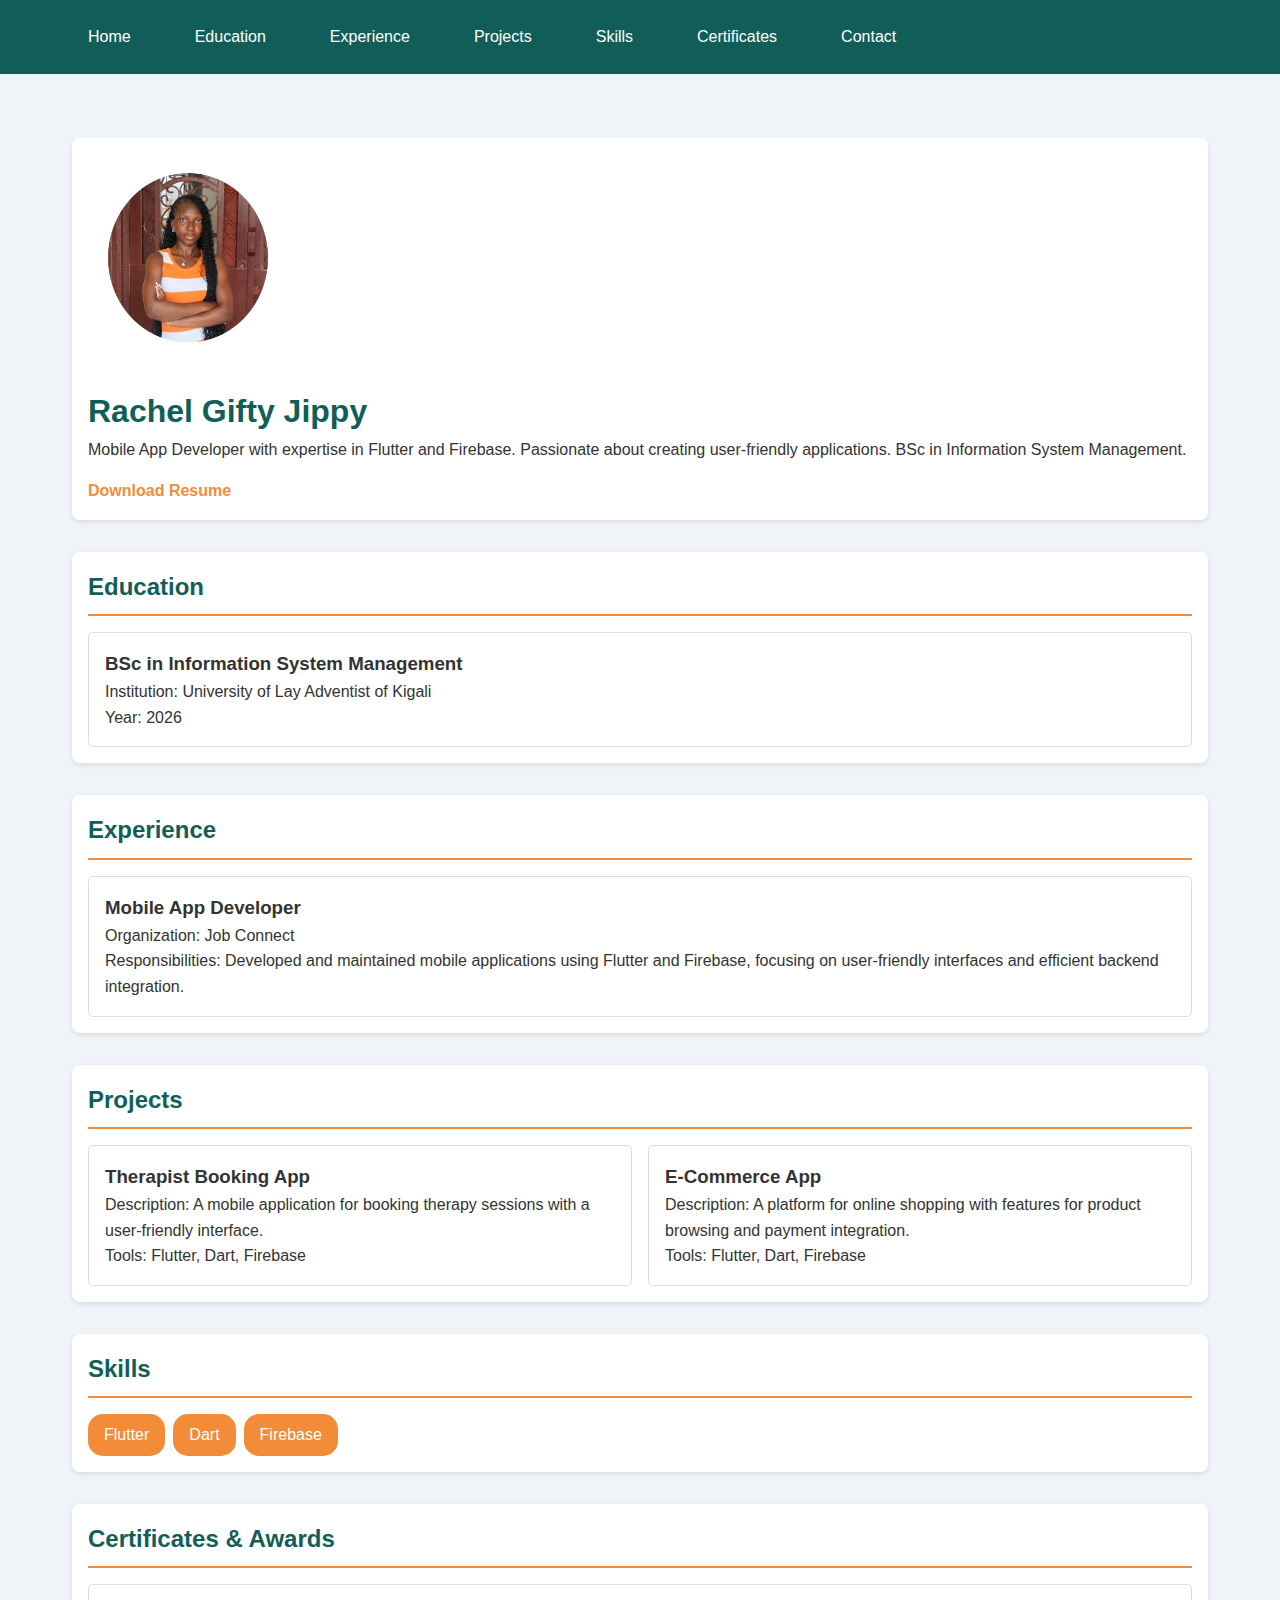
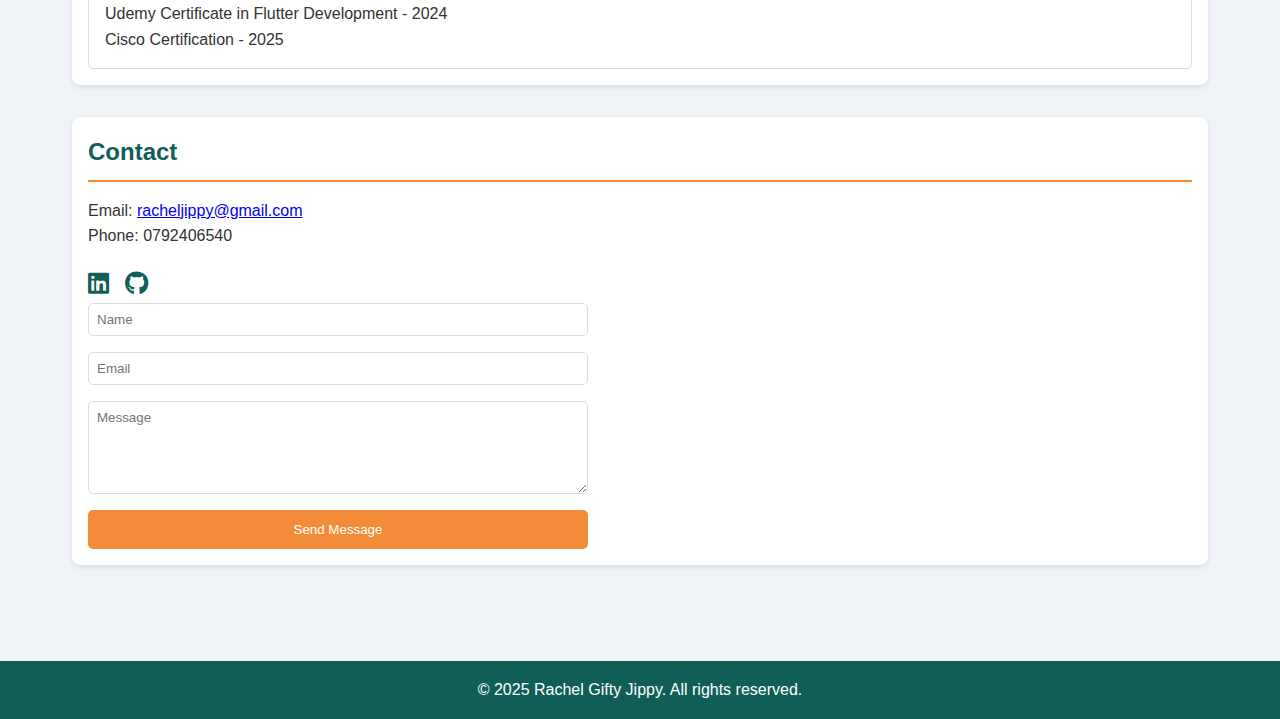
<file: index.html>
<!--Rachel Gifty Jippy-->
<!DOCTYPE html>
<html lang="en">
<head>
    <meta charset="UTF-8">
    <meta name="viewport" content="width=device-width, initial-scale=1.0">
    <title>Rachel Gifty Jippy - Portfolio</title>
    <link rel="stylesheet" href="https://cdnjs.cloudflare.com/ajax/libs/font-awesome/6.4.0/css/all.min.css">
    <link rel="stylesheet" href="style.css">
    <script src="script.js" defer></script>
</head>
<body>
    <header>
        <nav>
            <button class="hamburger"><i class="fas fa-bars"></i></button>
            <div class="nav-links">
                <a href="#home">Home</a>
                <a href="#education">Education</a>
                <a href="#experience">Experience</a>
                <a href="#projects">Projects</a>
                <a href="#skills">Skills</a>
                <a href="#certificates">Certificates</a>
                <a href="#contact">Contact</a>
            </div>
        </nav>
    </header>

    <div class="container">
        <section id="home" class="profile">
            <img src="CBOpic.png" alt="Rachel Gifty Jippy">
            <div>
                <h1>Rachel Gifty Jippy</h1>
                <p>Mobile App Developer with expertise in Flutter and Firebase. Passionate about creating user-friendly applications. BSc in Information System Management.</p>
                <a href="Resume.PDF" class="resume-link">Download Resume</a>
            </div>
        </section>

        <section id="education">
            <h2>Education</h2>
            <div class="card">
                <h3>BSc in Information System Management</h3>
                <p>Institution: University of Lay Adventist of Kigali</p>
                <p>Year: 2026</p>
            </div>
        </section>

        <section id="experience">
            <h2>Experience</h2>
            <div class="card">
                <h3>Mobile App Developer</h3>
                <p>Organization: Job Connect</p>
                <p>Responsibilities: Developed and maintained mobile applications using Flutter and Firebase, focusing on user-friendly interfaces and efficient backend integration.</p>
            </div>
        </section>

        <section id="projects">
            <h2>Projects</h2>
            <div class="flex-container">
                <div class="card">
                    <h3>Therapist Booking App</h3>
                    <p>Description: A mobile application for booking therapy sessions with a user-friendly interface.</p>
                    <p>Tools: Flutter, Dart, Firebase</p>
                </div>
                <div class="card">
                    <h3>E-Commerce App</h3>
                    <p>Description: A platform for online shopping with features for product browsing and payment integration.</p>
                    <p>Tools: Flutter, Dart, Firebase</p>
                </div>
            </div>
        </section>

        <section id="skills">
            <h2>Skills</h2>
            <ul class="skills-list">
                <li>Flutter</li>
                <li>Dart</li>
                <li>Firebase</li>
            </ul>
        </section>

        <section id="certificates">
            <h2>Certificates & Awards</h2>
            <div class="card">
                <p>Udemy Certificate in Flutter Development - 2024</p>
                <p>Cisco Certification - 2025</p>
            </div>
        </section>

        <section id="contact">
            <h2>Contact</h2>
            <p>Email: <a href="mailto:racheljippy@gmail.com">racheljippy@gmail.com</a></p>
            <p>Phone: 0792406540</p>
            <div class="social-links">
                <a href="https://www.linkedin.com/in/rachel-jippy-09b579239/" target="_blank"><i class="fab fa-linkedin"></i></a>
                <a href="https://github.com/rachelgjippy/" target="_blank"><i class="fab fa-github"></i></a>
            </div>
            <form class="contact-form">
                <input type="text" placeholder="Name" required>
                <input type="email" placeholder="Email" required>
                <textarea placeholder="Message" rows="5" required></textarea>
                <button type="submit">Send Message</button>
            </form>
        </section>
    </div>

    <footer>
        <p>© 2025 Rachel Gifty Jippy. All rights reserved.</p>
    </footer>
</body>
</html>
</file>
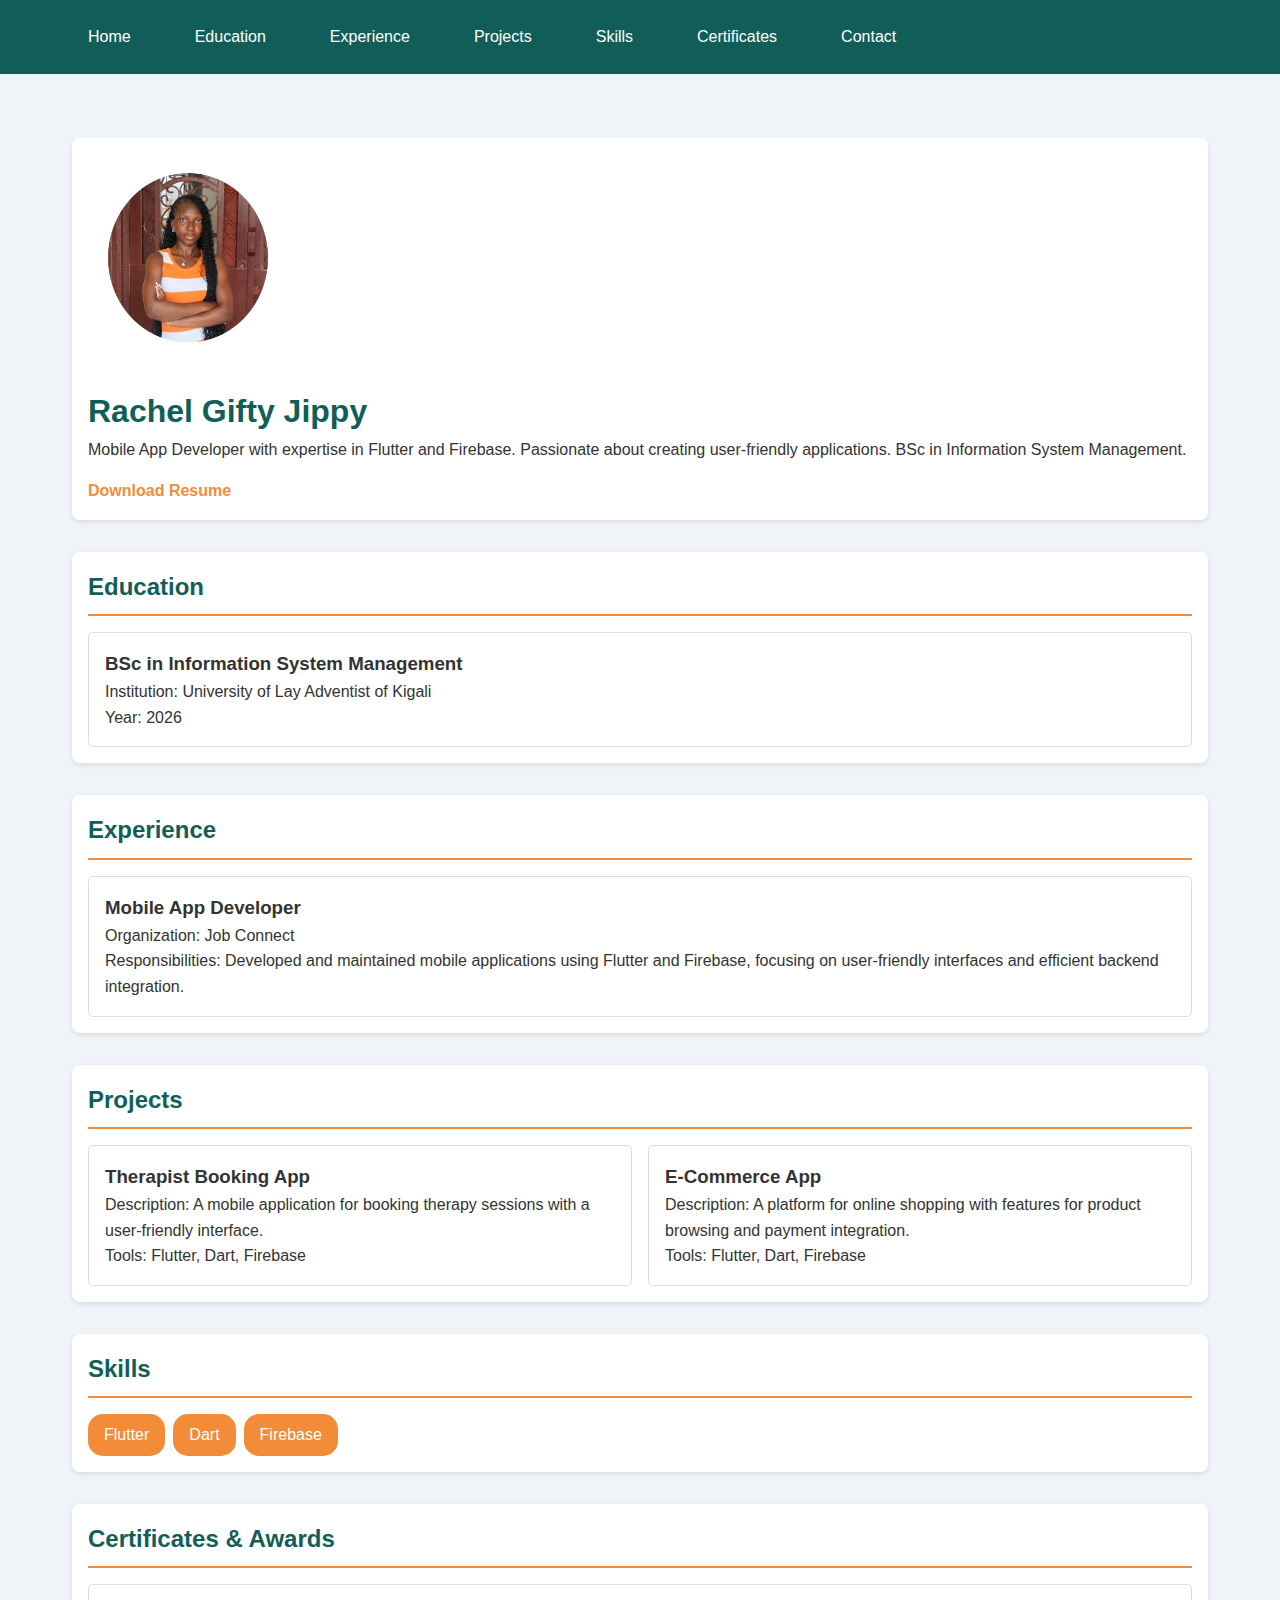
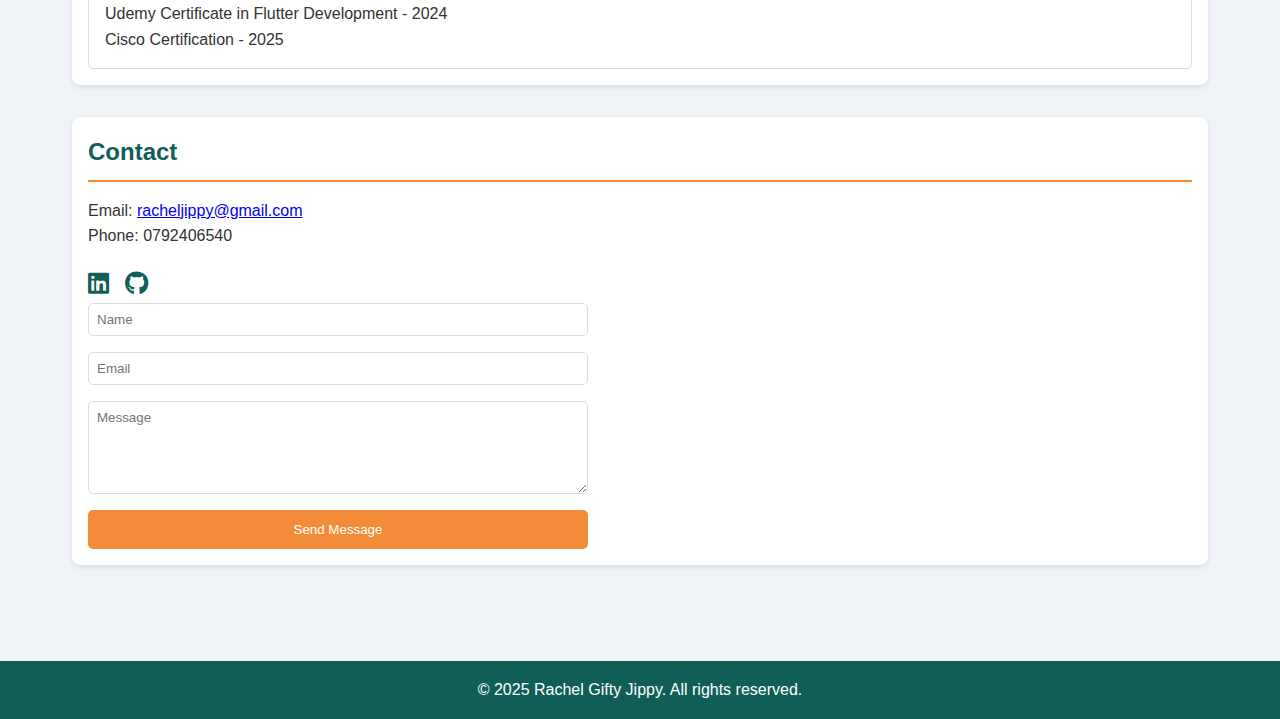
<file: Assignment/index.html>
<!--Rachel Gifty Jippy-->
<!DOCTYPE html>
<html lang="en">
<head>
    <meta charset="UTF-8">
    <meta name="viewport" content="width=device-width, initial-scale=1.0">
    <title>Rachel Gifty Jippy - Portfolio</title>
    <link rel="stylesheet" href="https://cdnjs.cloudflare.com/ajax/libs/font-awesome/6.4.0/css/all.min.css">
    <link rel="stylesheet" href="style.css">
    <script src="script.js" defer></script>
</head>
<body>
    <header>
        <nav>
            <button class="hamburger"><i class="fas fa-bars"></i></button>
            <div class="nav-links">
                <a href="#home">Home</a>
                <a href="#education">Education</a>
                <a href="#experience">Experience</a>
                <a href="#projects">Projects</a>
                <a href="#skills">Skills</a>
                <a href="#certificates">Certificates</a>
                <a href="#contact">Contact</a>
            </div>
        </nav>
    </header>

    <div class="container">
        <section id="home" class="profile">
            <img src="CBOpic.png" alt="Rachel Gifty Jippy">
            <div>
                <h1>Rachel Gifty Jippy</h1>
                <p>Mobile App Developer with expertise in Flutter and Firebase. Passionate about creating user-friendly applications. BSc in Information System Management.</p>
                <a href="Resume.PDF" class="resume-link">Download Resume</a>
            </div>
        </section>

        <section id="education">
            <h2>Education</h2>
            <div class="card">
                <h3>BSc in Information System Management</h3>
                <p>Institution: University of Lay Adventist of Kigali</p>
                <p>Year: 2026</p>
            </div>
        </section>

        <section id="experience">
            <h2>Experience</h2>
            <div class="card">
                <h3>Mobile App Developer</h3>
                <p>Organization: Job Connect</p>
                <p>Responsibilities: Developed and maintained mobile applications using Flutter and Firebase, focusing on user-friendly interfaces and efficient backend integration.</p>
            </div>
        </section>

        <section id="projects">
            <h2>Projects</h2>
            <div class="flex-container">
                <div class="card">
                    <h3>Therapist Booking App</h3>
                    <p>Description: A mobile application for booking therapy sessions with a user-friendly interface.</p>
                    <p>Tools: Flutter, Dart, Firebase</p>
                </div>
                <div class="card">
                    <h3>E-Commerce App</h3>
                    <p>Description: A platform for online shopping with features for product browsing and payment integration.</p>
                    <p>Tools: Flutter, Dart, Firebase</p>
                </div>
            </div>
        </section>

        <section id="skills">
            <h2>Skills</h2>
            <ul class="skills-list">
                <li>Flutter</li>
                <li>Dart</li>
                <li>Firebase</li>
            </ul>
        </section>

        <section id="certificates">
            <h2>Certificates & Awards</h2>
            <div class="card">
                <p>Udemy Certificate in Flutter Development - 2024</p>
                <p>Cisco Certification - 2025</p>
            </div>
        </section>

        <section id="contact">
            <h2>Contact</h2>
            <p>Email: <a href="mailto:racheljippy@gmail.com">racheljippy@gmail.com</a></p>
            <p>Phone: 0792406540</p>
            <div class="social-links">
                <a href="https://www.linkedin.com/in/rachel-jippy-09b579239/" target="_blank"><i class="fab fa-linkedin"></i></a>
                <a href="https://github.com/rachelgjippy/" target="_blank"><i class="fab fa-github"></i></a>
            </div>
            <form class="contact-form">
                <input type="text" placeholder="Name" required>
                <input type="email" placeholder="Email" required>
                <textarea placeholder="Message" rows="5" required></textarea>
                <button type="submit">Send Message</button>
            </form>
        </section>
    </div>

    <footer>
        <p>© 2025 Rachel Gifty Jippy. All rights reserved.</p>
    </footer>
</body>
</html>
</file>
<file: style.css>
/* Rachel Gifty Jippy */
* {
    margin: 0;
    padding: 0;
    box-sizing: border-box;
    font-family: 'Arial', sans-serif;
}

body {
    line-height: 1.6;
    color: #333;
    background-color: #f0f4f8;
}

header {
    background-color: #115e59;
    color: white;
    padding: 1rem 0;
    position: sticky;
    top: 0;
    z-index: 100;
}

nav {
    display: flex;
    justify-content: space-between;
    align-items: center;
    max-width: 1200px;
    margin: 0 auto;
    padding: 0 2rem;
}

.nav-links {
    display: flex;
    gap: 2rem;
}

nav a {
    color: white;
    text-decoration: none;
    padding: 0.5rem 1rem;
    transition: color 0.3s ease;
}

nav a:hover {
    color: #f28c38;
}

.hamburger {
    display: none;
    font-size: 1.5rem;
    background: none;
    border: none;
    color: white;
    cursor: pointer;
}

.container {
    max-width: 1200px;
    margin: 0 auto;
    padding: 2rem;
}

.profile {
    display: flex;
    flex-wrap: wrap;
    gap: 2rem;
    align-items: center;
    margin-bottom: 2rem;
}

.profile img {
    width: 200px;
    height: 200px;
    border-radius: 50%;
    object-fit: cover;
   
}

section {
    margin: 2rem 0;
    padding: 1rem;
    background-color: white;
    border-radius: 8px;
    box-shadow: 0 2px 5px rgba(0,0,0,0.1);
}

h1, h2 {
    color: #115e59;
}

h2 {
    margin-bottom: 1rem;
    border-bottom: 2px solid #f28c38;
    padding-bottom: 0.5rem;
}

.flex-container {
    display: flex;
    flex-wrap: wrap;
    gap: 1rem;
}

.card {
    flex: 1 1 300px;
    padding: 1rem;
    border: 1px solid #ddd;
    border-radius: 5px;
    transition: transform 0.3s ease;
}

.card:hover {
    transform: translateY(-5px);
}

.skills-list {
    list-style: none;
    display: flex;
    flex-wrap: wrap;
    gap: 0.5rem;
}

.skills-list li {
    background-color: #f28c38;
    color: white;
    padding: 0.5rem 1rem;
    border-radius: 15px;
}

.contact-form {
    display: flex;
    flex-direction: column;
    gap: 1rem;
    max-width: 500px;
}

.contact-form input,
.contact-form textarea {
    padding: 0.5rem;
    border: 1px solid #ddd;
    border-radius: 5px;
    width: 100%;
}

.contact-form button {
    background-color: #f28c38;
    color: white;
    border: none;
    padding: 0.75rem;
    border-radius: 5px;
    cursor: pointer;
    transition: background-color 0.3s ease;
}

.contact-form button:hover {
    background-color: #d97706;
}

.social-links {
    display: flex;
    gap: 1rem;
    margin-top: 1rem;
}

.social-links a {
    color: #115e59;
    font-size: 1.5rem;
    transition: color 0.3s ease;
}

.social-links a:hover {
    color: #f28c38;
}

.resume-link {
    display: inline-block;
    margin-top: 1rem;
    color: #f28c38;
    text-decoration: none;
    font-weight: bold;
}

.resume-link:hover {
    text-decoration: underline;
}

footer {
    text-align: center;
    padding: 1rem;
    background-color: #115e59;
    color: white;
    margin-top: 2rem;
}

@media (max-width: 768px) {
    .hamburger {
        display: block;
    }

    .nav-links {
        display: none;
        flex-direction: column;
        width: 100%;
        background-color: #115e59;
        position: absolute;
        top: 60px;
        left: 0;
        padding: 1rem 0;
    }

    .nav-links.active {
        display: flex;
    }

    .nav-links a {
        padding: 1rem;
        text-align: center;
    }

    .profile {
        flex-direction: column;
        text-align: center;
    }

    .profile img {
        width: 150px;
        height: 150px;
    }

    .card {
        flex: 1 1 100%;
    }
}
</file>
<file: Assignment/style.css>
/* Rachel Gifty Jippy */
* {
    margin: 0;
    padding: 0;
    box-sizing: border-box;
    font-family: 'Arial', sans-serif;
}

body {
    line-height: 1.6;
    color: #333;
    background-color: #f0f4f8;
}

header {
    background-color: #115e59;
    color: white;
    padding: 1rem 0;
    position: sticky;
    top: 0;
    z-index: 100;
}

nav {
    display: flex;
    justify-content: space-between;
    align-items: center;
    max-width: 1200px;
    margin: 0 auto;
    padding: 0 2rem;
}

.nav-links {
    display: flex;
    gap: 2rem;
}

nav a {
    color: white;
    text-decoration: none;
    padding: 0.5rem 1rem;
    transition: color 0.3s ease;
}

nav a:hover {
    color: #f28c38;
}

.hamburger {
    display: none;
    font-size: 1.5rem;
    background: none;
    border: none;
    color: white;
    cursor: pointer;
}

.container {
    max-width: 1200px;
    margin: 0 auto;
    padding: 2rem;
}

.profile {
    display: flex;
    flex-wrap: wrap;
    gap: 2rem;
    align-items: center;
    margin-bottom: 2rem;
}

.profile img {
    width: 200px;
    height: 200px;
    border-radius: 50%;
    object-fit: cover;
   
}

section {
    margin: 2rem 0;
    padding: 1rem;
    background-color: white;
    border-radius: 8px;
    box-shadow: 0 2px 5px rgba(0,0,0,0.1);
}

h1, h2 {
    color: #115e59;
}

h2 {
    margin-bottom: 1rem;
    border-bottom: 2px solid #f28c38;
    padding-bottom: 0.5rem;
}

.flex-container {
    display: flex;
    flex-wrap: wrap;
    gap: 1rem;
}

.card {
    flex: 1 1 300px;
    padding: 1rem;
    border: 1px solid #ddd;
    border-radius: 5px;
    transition: transform 0.3s ease;
}

.card:hover {
    transform: translateY(-5px);
}

.skills-list {
    list-style: none;
    display: flex;
    flex-wrap: wrap;
    gap: 0.5rem;
}

.skills-list li {
    background-color: #f28c38;
    color: white;
    padding: 0.5rem 1rem;
    border-radius: 15px;
}

.contact-form {
    display: flex;
    flex-direction: column;
    gap: 1rem;
    max-width: 500px;
}

.contact-form input,
.contact-form textarea {
    padding: 0.5rem;
    border: 1px solid #ddd;
    border-radius: 5px;
    width: 100%;
}

.contact-form button {
    background-color: #f28c38;
    color: white;
    border: none;
    padding: 0.75rem;
    border-radius: 5px;
    cursor: pointer;
    transition: background-color 0.3s ease;
}

.contact-form button:hover {
    background-color: #d97706;
}

.social-links {
    display: flex;
    gap: 1rem;
    margin-top: 1rem;
}

.social-links a {
    color: #115e59;
    font-size: 1.5rem;
    transition: color 0.3s ease;
}

.social-links a:hover {
    color: #f28c38;
}

.resume-link {
    display: inline-block;
    margin-top: 1rem;
    color: #f28c38;
    text-decoration: none;
    font-weight: bold;
}

.resume-link:hover {
    text-decoration: underline;
}

footer {
    text-align: center;
    padding: 1rem;
    background-color: #115e59;
    color: white;
    margin-top: 2rem;
}

@media (max-width: 768px) {
    .hamburger {
        display: block;
    }

    .nav-links {
        display: none;
        flex-direction: column;
        width: 100%;
        background-color: #115e59;
        position: absolute;
        top: 60px;
        left: 0;
        padding: 1rem 0;
    }

    .nav-links.active {
        display: flex;
    }

    .nav-links a {
        padding: 1rem;
        text-align: center;
    }

    .profile {
        flex-direction: column;
        text-align: center;
    }

    .profile img {
        width: 150px;
        height: 150px;
    }

    .card {
        flex: 1 1 100%;
    }
}
</file>
